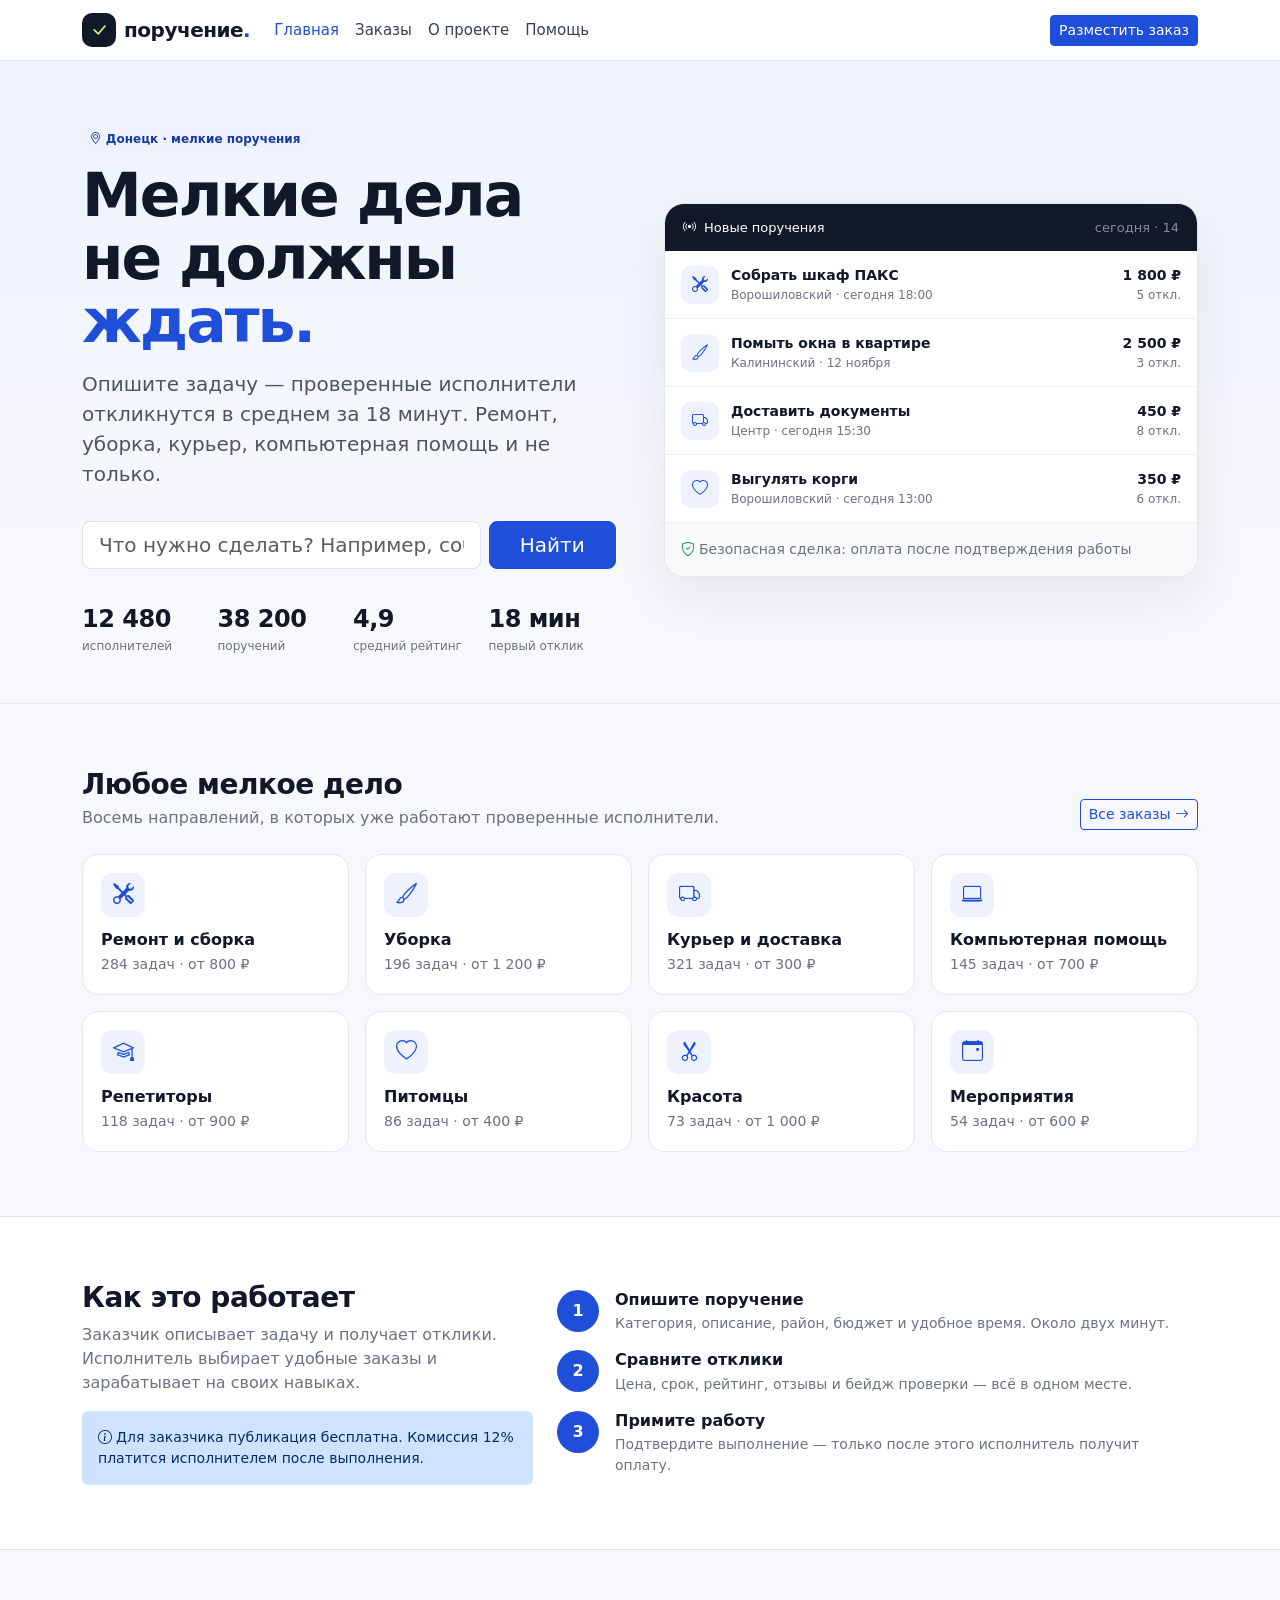
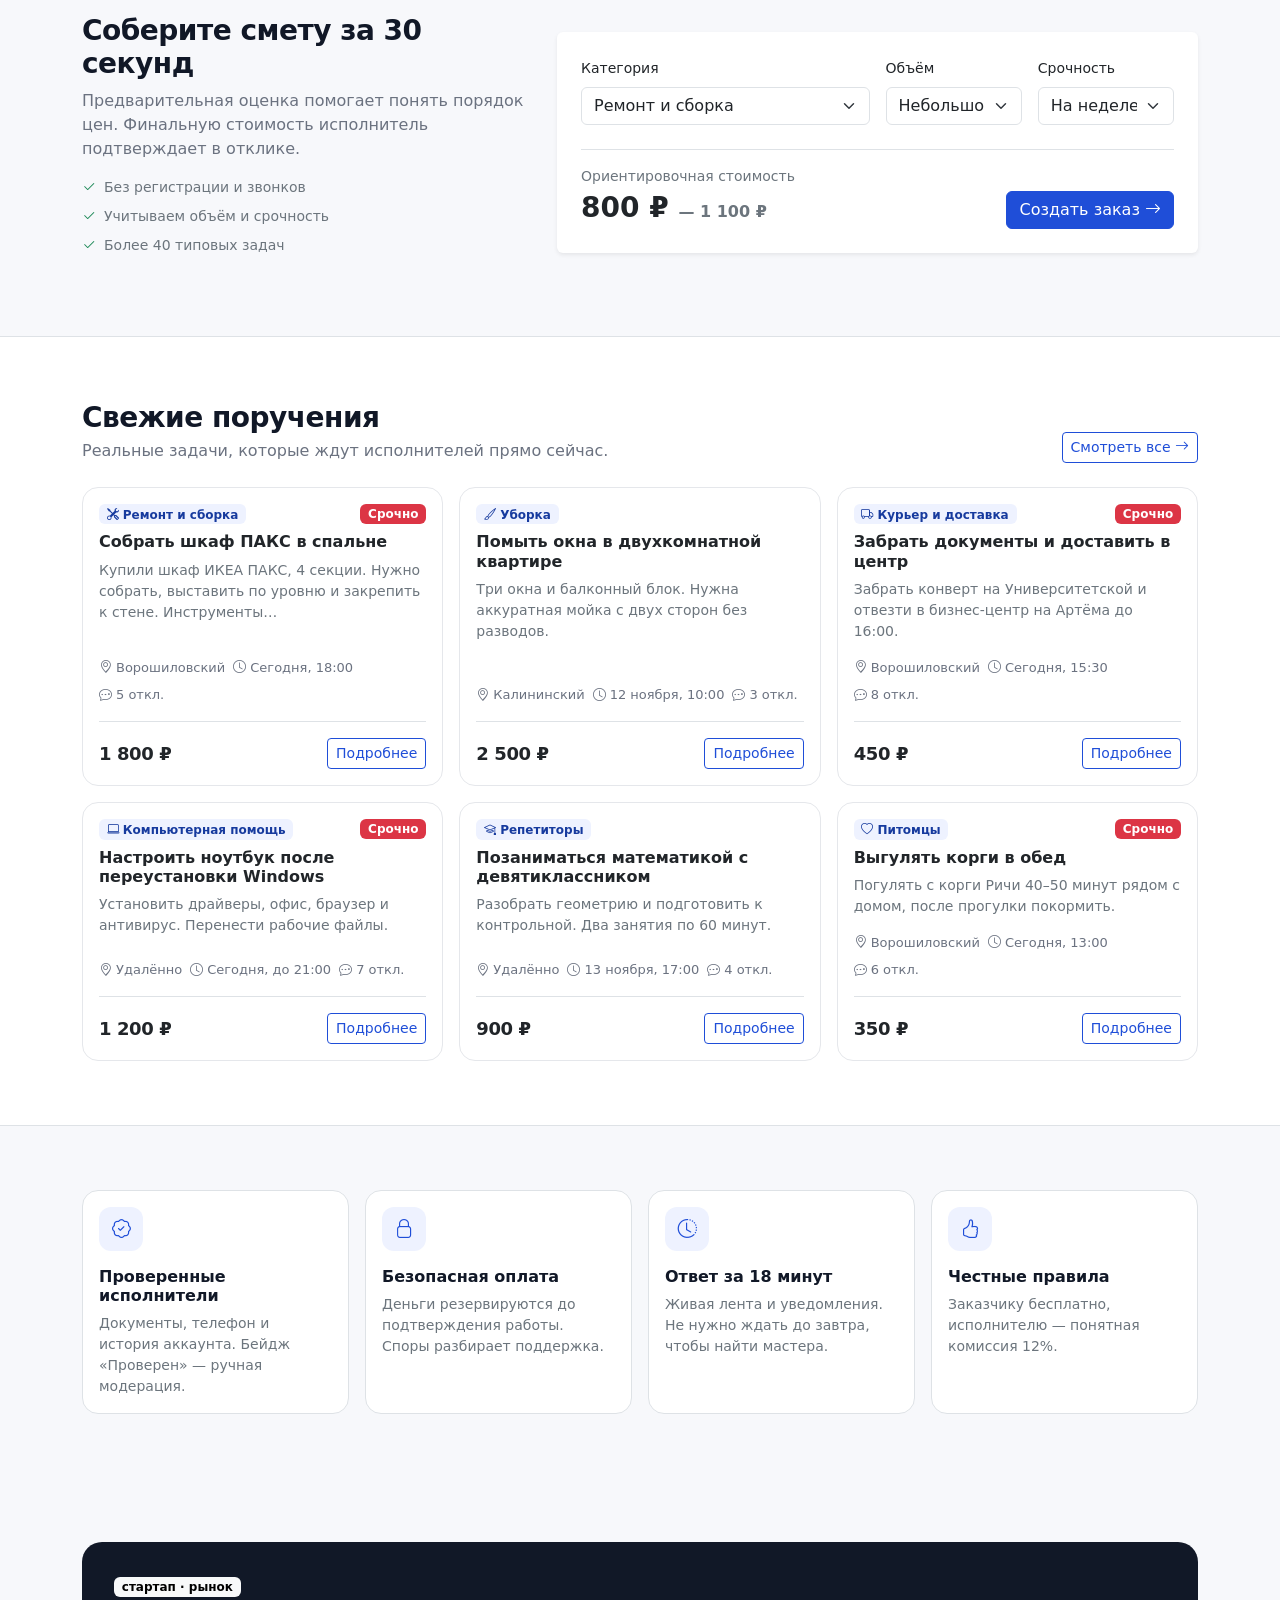
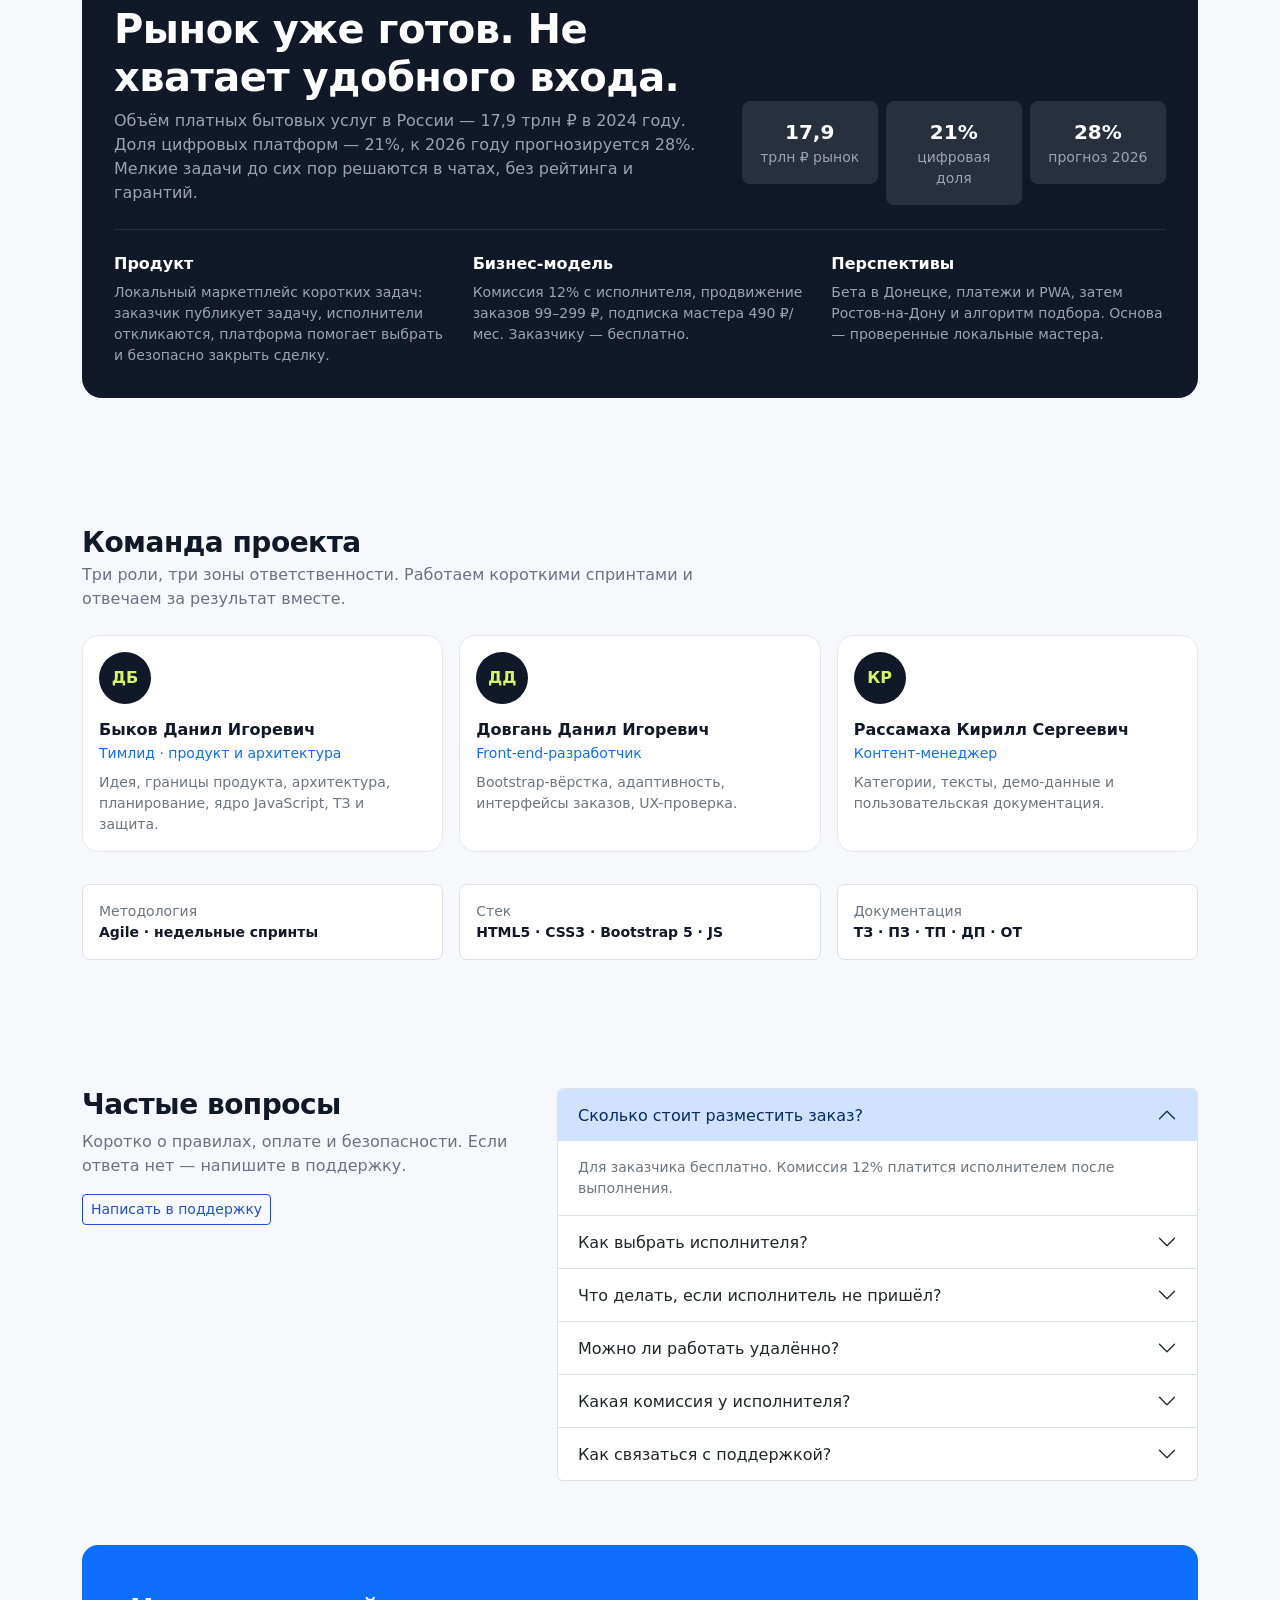
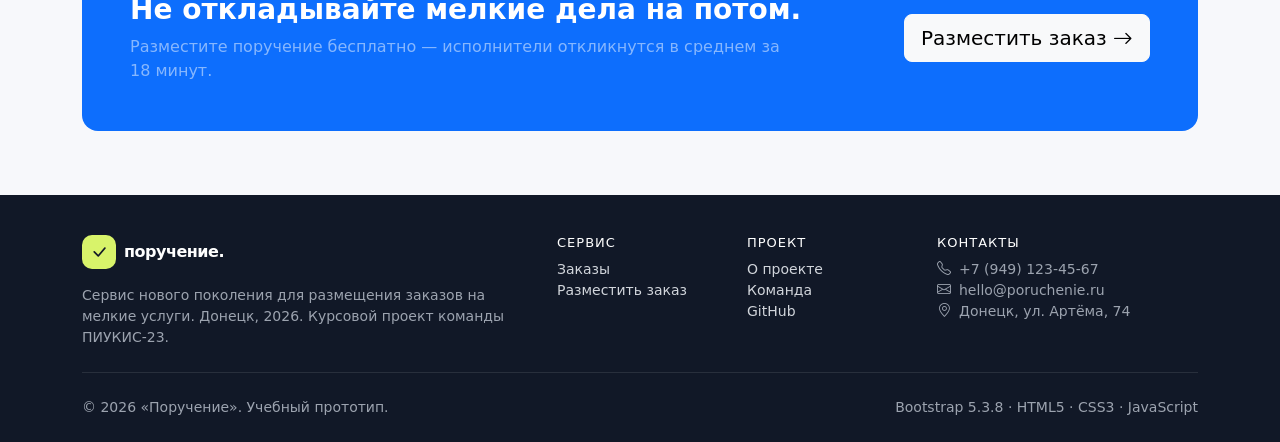
<file: index.html>
<!DOCTYPE html>
<html lang="ru">
<head>
  <meta charset="utf-8">
  <meta name="viewport" content="width=device-width, initial-scale=1">
  <title>Поручение — сервис мелких услуг</title>
  <meta name="description" content="Поручение — сервис для размещения заказов на мелкие бытовые услуги. Найдите проверенного исполнителя за 18 минут.">
  <link rel="icon" href="assets/img/favicon.svg" type="image/svg+xml">
  <link rel="stylesheet" href="assets/vendor/bootstrap.min.css">
  <link rel="stylesheet" href="assets/vendor/bootstrap-icons.min.css">
  <link rel="stylesheet" href="assets/css/custom.css">
</head>
<body data-page="home">
  <nav class="navbar navbar-expand-lg sticky-top">
    <div class="container">
      <a class="navbar-brand d-flex align-items-center" href="index.html">
        <span class="brand-mark"><i class="bi bi-check-lg"></i></span> поручение<span class="text-brand">.</span>
      </a>
      <button class="navbar-toggler" type="button" data-bs-toggle="collapse" data-bs-target="#nav" aria-label="Меню"><span class="navbar-toggler-icon"></span></button>
      <div class="collapse navbar-collapse" id="nav">
        <ul class="navbar-nav me-auto mb-2 mb-lg-0">
          <li class="nav-item"><a class="nav-link active" href="index.html">Главная</a></li>
          <li class="nav-item"><a class="nav-link" href="orders.html">Заказы</a></li>
          <li class="nav-item"><a class="nav-link" href="#about">О проекте</a></li>
          <li class="nav-item"><a class="nav-link" href="#help">Помощь</a></li>
        </ul>
        <a class="btn btn-primary btn-sm" href="orders.html?create=1">Разместить заказ</a>
      </div>
    </div>
  </nav>

  <main>
    <section class="hero">
      <div class="container">
        <div class="row align-items-center g-5">
          <div class="col-lg-6">
            <span class="badge badge-soft mb-3"><i class="bi bi-geo-alt me-1"></i>Донецк · мелкие поручения</span>
            <h1>Мелкие дела<br>не должны <span class="text-brand">ждать.</span></h1>
            <p class="lead mt-3">Опишите задачу — проверенные исполнители откликнутся в среднем за 18 минут. Ремонт, уборка, курьер, компьютерная помощь и не только.</p>
            <form class="row g-2 mt-4" action="orders.html" method="get">
              <div class="col-8 col-sm-9">
                <label class="visually-hidden" for="heroSearch">Что нужно сделать</label>
                <input class="form-control form-control-lg" id="heroSearch" name="q" placeholder="Что нужно сделать? Например, собрать шкаф">
              </div>
              <div class="col-4 col-sm-3"><button class="btn btn-primary btn-lg w-100" type="submit">Найти</button></div>
            </form>
            <div class="row row-cols-2 row-cols-sm-4 g-2 mt-4">
              <div class="col"><div class="stat-number">12 480</div><div class="stat-label">исполнителей</div></div>
              <div class="col"><div class="stat-number">38 200</div><div class="stat-label">поручений</div></div>
              <div class="col"><div class="stat-number">4,9</div><div class="stat-label">средний рейтинг</div></div>
              <div class="col"><div class="stat-number">18 мин</div><div class="stat-label">первый отклик</div></div>
            </div>
          </div>
          <div class="col-lg-6">
            <div class="hero-card">
              <div class="hero-card-header d-flex justify-content-between"><span><i class="bi bi-broadcast me-2"></i>Новые поручения</span><span class="text-white-50">сегодня · 14</span></div>
              <div class="hero-order"><span class="hero-order-icon"><i class="bi bi-tools"></i></span><div class="flex-grow-1"><div class="hero-order-title">Собрать шкаф ПАКС</div><div class="hero-order-meta">Ворошиловский · сегодня 18:00</div></div><div class="text-end"><div class="fw-bold small">1 800 ₽</div><div class="hero-order-meta">5 откл.</div></div></div>
              <div class="hero-order"><span class="hero-order-icon"><i class="bi bi-brush"></i></span><div class="flex-grow-1"><div class="hero-order-title">Помыть окна в квартире</div><div class="hero-order-meta">Калининский · 12 ноября</div></div><div class="text-end"><div class="fw-bold small">2 500 ₽</div><div class="hero-order-meta">3 откл.</div></div></div>
              <div class="hero-order"><span class="hero-order-icon"><i class="bi bi-truck"></i></span><div class="flex-grow-1"><div class="hero-order-title">Доставить документы</div><div class="hero-order-meta">Центр · сегодня 15:30</div></div><div class="text-end"><div class="fw-bold small">450 ₽</div><div class="hero-order-meta">8 откл.</div></div></div>
              <div class="hero-order"><span class="hero-order-icon"><i class="bi bi-heart"></i></span><div class="flex-grow-1"><div class="hero-order-title">Выгулять корги</div><div class="hero-order-meta">Ворошиловский · сегодня 13:00</div></div><div class="text-end"><div class="fw-bold small">350 ₽</div><div class="hero-order-meta">6 откл.</div></div></div>
              <div class="p-3 bg-light small text-secondary"><i class="bi bi-shield-check me-1 text-success"></i>Безопасная сделка: оплата после подтверждения работы</div>
            </div>
          </div>
        </div>
      </div>
    </section>

    <section class="section" id="categories">
      <div class="container">
        <div class="d-flex flex-wrap justify-content-between align-items-end gap-2 mb-4">
          <div><h2 class="section-title h3 mb-1">Любое мелкое дело</h2><p class="section-sub mb-0">Восемь направлений, в которых уже работают проверенные исполнители.</p></div>
          <a class="btn btn-outline-primary btn-sm" href="orders.html">Все заказы <i class="bi bi-arrow-right"></i></a>
        </div>
        <div class="row g-3" id="categoriesGrid"></div>
      </div>
    </section>

    <section class="section bg-white border-top border-bottom" id="how">
      <div class="container">
        <div class="row g-4 align-items-center">
          <div class="col-lg-5">
            <h2 class="section-title h3">Как это работает</h2>
            <p class="section-sub">Заказчик описывает задачу и получает отклики. Исполнитель выбирает удобные заказы и зарабатывает на своих навыках.</p>
            <div class="alert alert-primary border-0 small mb-0"><i class="bi bi-info-circle me-1"></i>Для заказчика публикация бесплатна. Комиссия 12% платится исполнителем после выполнения.</div>
          </div>
          <div class="col-lg-7">
            <div class="d-flex gap-3 mb-3"><span class="step-number">1</span><div><h3 class="h6 fw-bold mb-1">Опишите поручение</h3><p class="small text-secondary mb-0">Категория, описание, район, бюджет и удобное время. Около двух минут.</p></div></div>
            <div class="d-flex gap-3 mb-3"><span class="step-number">2</span><div><h3 class="h6 fw-bold mb-1">Сравните отклики</h3><p class="small text-secondary mb-0">Цена, срок, рейтинг, отзывы и бейдж проверки — всё в одном месте.</p></div></div>
            <div class="d-flex gap-3"><span class="step-number">3</span><div><h3 class="h6 fw-bold mb-1">Примите работу</h3><p class="small text-secondary mb-0">Подтвердите выполнение — только после этого исполнитель получит оплату.</p></div></div>
          </div>
        </div>
      </div>
    </section>

    <section class="section" id="calculator">
      <div class="container">
        <div class="row g-4 align-items-center">
          <div class="col-lg-5">
            <h2 class="section-title h3">Соберите смету за 30 секунд</h2>
            <p class="section-sub">Предварительная оценка помогает понять порядок цен. Финальную стоимость исполнитель подтверждает в отклике.</p>
            <ul class="list-unstyled small text-secondary">
              <li class="mb-2"><i class="bi bi-check2 text-success me-2"></i>Без регистрации и звонков</li>
              <li class="mb-2"><i class="bi bi-check2 text-success me-2"></i>Учитываем объём и срочность</li>
              <li><i class="bi bi-check2 text-success me-2"></i>Более 40 типовых задач</li>
            </ul>
          </div>
          <div class="col-lg-7">
            <div class="card border-0 shadow-sm"><div class="card-body p-4">
              <div class="row g-3">
                <div class="col-md-6"><label class="form-label small" for="calcCategory">Категория</label><select class="form-select" id="calcCategory"></select></div>
                <div class="col-md-3"><label class="form-label small" for="calcVolume">Объём</label><select class="form-select" id="calcVolume"><option value="1">Небольшой</option><option value="1.35">Средний</option><option value="1.8">Большой</option></select></div>
                <div class="col-md-3"><label class="form-label small" for="calcUrgency">Срочность</label><select class="form-select" id="calcUrgency"><option value="today">Сегодня</option><option value="soon" selected>На неделе</option><option value="flex">Гибко</option></select></div>
              </div>
              <div class="d-flex flex-wrap justify-content-between align-items-end gap-3 border-top mt-4 pt-3">
                <div><div class="small text-secondary">Ориентировочная стоимость</div><div class="fs-3 fw-bold" id="calcPrice">—</div></div>
                <a class="btn btn-primary" id="calcCta" href="orders.html?create=1">Создать заказ <i class="bi bi-arrow-right"></i></a>
              </div>
            </div></div>
          </div>
        </div>
      </div>
    </section>

    <section class="section bg-white border-top border-bottom" id="latest">
      <div class="container">
        <div class="d-flex flex-wrap justify-content-between align-items-end gap-2 mb-4">
          <div><h2 class="section-title h3 mb-1">Свежие поручения</h2><p class="section-sub mb-0">Реальные задачи, которые ждут исполнителей прямо сейчас.</p></div>
          <a class="btn btn-outline-primary btn-sm" href="orders.html">Смотреть все <i class="bi bi-arrow-right"></i></a>
        </div>
        <div class="row g-3" id="homeOrders"></div>
      </div>
    </section>

    <section class="section" id="trust">
      <div class="container">
        <div class="row g-3">
          <div class="col-md-3"><div class="bg-white border rounded-4 p-3 h-100"><span class="trust-icon"><i class="bi bi-patch-check"></i></span><h3 class="h6 fw-bold mt-3">Проверенные исполнители</h3><p class="small text-secondary mb-0">Документы, телефон и история аккаунта. Бейдж «Проверен» — ручная модерация.</p></div></div>
          <div class="col-md-3"><div class="bg-white border rounded-4 p-3 h-100"><span class="trust-icon"><i class="bi bi-lock"></i></span><h3 class="h6 fw-bold mt-3">Безопасная оплата</h3><p class="small text-secondary mb-0">Деньги резервируются до подтверждения работы. Споры разбирает поддержка.</p></div></div>
          <div class="col-md-3"><div class="bg-white border rounded-4 p-3 h-100"><span class="trust-icon"><i class="bi bi-clock-history"></i></span><h3 class="h6 fw-bold mt-3">Ответ за 18 минут</h3><p class="small text-secondary mb-0">Живая лента и уведомления. Не нужно ждать до завтра, чтобы найти мастера.</p></div></div>
          <div class="col-md-3"><div class="bg-white border rounded-4 p-3 h-100"><span class="trust-icon"><i class="bi bi-hand-thumbs-up"></i></span><h3 class="h6 fw-bold mt-3">Честные правила</h3><p class="small text-secondary mb-0">Заказчику бесплатно, исполнителю — понятная комиссия 12%.</p></div></div>
        </div>
      </div>
    </section>

    <section class="section" id="about">
      <div class="container">
        <div class="market-band">
          <div class="row g-4 align-items-end">
            <div class="col-lg-7"><span class="badge text-bg-light mb-2">стартап · рынок</span><h2 class="display-6 mb-2">Рынок уже готов. Не хватает удобного входа.</h2><p class="text-secondary mb-0">Объём платных бытовых услуг в России — 17,9 трлн ₽ в 2024 году. Доля цифровых платформ — 21%, к 2026 году прогнозируется 28%. Мелкие задачи до сих пор решаются в чатах, без рейтинга и гарантий.</p></div>
            <div class="col-lg-5"><div class="row g-2 text-center">
              <div class="col-4"><div class="bg-white bg-opacity-10 rounded-3 p-3"><div class="fs-5 fw-bold">17,9</div><div class="small text-secondary">трлн ₽ рынок</div></div></div>
              <div class="col-4"><div class="bg-white bg-opacity-10 rounded-3 p-3"><div class="fs-5 fw-bold">21%</div><div class="small text-secondary">цифровая доля</div></div></div>
              <div class="col-4"><div class="bg-white bg-opacity-10 rounded-3 p-3"><div class="fs-5 fw-bold">28%</div><div class="small text-secondary">прогноз 2026</div></div></div>
            </div></div>
          </div>
          <hr class="border-secondary my-4">
          <div class="row g-4">
            <div class="col-md-4"><h3 class="h6 fw-bold">Продукт</h3><p class="small text-secondary mb-0">Локальный маркетплейс коротких задач: заказчик публикует задачу, исполнители откликаются, платформа помогает выбрать и безопасно закрыть сделку.</p></div>
            <div class="col-md-4"><h3 class="h6 fw-bold">Бизнес-модель</h3><p class="small text-secondary mb-0">Комиссия 12% с исполнителя, продвижение заказов 99–299 ₽, подписка мастера 490 ₽/мес. Заказчику — бесплатно.</p></div>
            <div class="col-md-4"><h3 class="h6 fw-bold">Перспективы</h3><p class="small text-secondary mb-0">Бета в Донецке, платежи и PWA, затем Ростов-на-Дону и алгоритм подбора. Основа — проверенные локальные мастера.</p></div>
          </div>
        </div>
      </div>
    </section>

    <section class="section" id="team">
      <div class="container">
        <h2 class="section-title h3 mb-1">Команда проекта</h2>
        <p class="section-sub mb-4">Три роли, три зоны ответственности. Работаем короткими спринтами и отвечаем за результат вместе.</p>
        <div class="row g-3" id="teamGrid"></div>
        <div class="row g-3 mt-3">
          <div class="col-md-4"><div class="bg-white border rounded-3 p-3 small"><span class="text-secondary">Методология</span><div class="fw-semibold">Agile · недельные спринты</div></div></div>
          <div class="col-md-4"><div class="bg-white border rounded-3 p-3 small"><span class="text-secondary">Стек</span><div class="fw-semibold">HTML5 · CSS3 · Bootstrap 5 · JS</div></div></div>
          <div class="col-md-4"><div class="bg-white border rounded-3 p-3 small"><span class="text-secondary">Документация</span><div class="fw-semibold">ТЗ · ПЗ · ТП · ДП · ОТ</div></div></div>
        </div>
      </div>
    </section>

    <section class="section" id="help">
      <div class="container">
        <div class="row g-4">
          <div class="col-lg-5"><h2 class="section-title h3">Частые вопросы</h2><p class="section-sub">Коротко о правилах, оплате и безопасности. Если ответа нет — напишите в поддержку.</p><a class="btn btn-outline-primary btn-sm" href="mailto:help@poruchenie.ru">Написать в поддержку</a></div>
          <div class="col-lg-7"><div class="accordion" id="faqAccordion"></div></div>
        </div>
      </div>
    </section>

    <section class="section pt-0">
      <div class="container">
        <div class="p-4 p-md-5 bg-primary text-white rounded-4">
          <div class="row align-items-center g-3">
            <div class="col-lg-8"><h2 class="h3 fw-bold mb-2">Не откладывайте мелкие дела на потом.</h2><p class="mb-0 text-white-50">Разместите поручение бесплатно — исполнители откликнутся в среднем за 18 минут.</p></div>
            <div class="col-lg-4 text-lg-end"><a class="btn btn-light btn-lg" href="orders.html?create=1">Разместить заказ <i class="bi bi-arrow-right"></i></a></div>
          </div>
        </div>
      </div>
    </section>
  </main>

  <footer class="footer">
    <div class="container">
      <div class="row g-4">
        <div class="col-lg-5"><a class="navbar-brand d-inline-flex align-items-center text-white" href="index.html"><span class="brand-mark"><i class="bi bi-check-lg"></i></span> поручение<span class="text-white">.</span></a><p class="small mt-3 mb-0">Сервис нового поколения для размещения заказов на мелкие услуги. Донецк, 2026. Курсовой проект команды ПИУКИС-23.</p></div>
        <div class="col-6 col-lg-2"><h6>Сервис</h6><ul class="list-unstyled small mb-0"><li><a href="orders.html">Заказы</a></li><li><a href="orders.html?create=1">Разместить заказ</a></li></ul></div>
        <div class="col-6 col-lg-2"><h6>Проект</h6><ul class="list-unstyled small mb-0"><li><a href="#about">О проекте</a></li><li><a href="#team">Команда</a></li><li><a href="https://github.com/Moratakki/Poruchenie" target="_blank" rel="noopener">GitHub</a></li></ul></div>
        <div class="col-lg-3"><h6>Контакты</h6><ul class="list-unstyled small mb-0"><li><i class="bi bi-telephone me-2"></i>+7 (949) 123-45-67</li><li><i class="bi bi-envelope me-2"></i>hello@poruchenie.ru</li><li><i class="bi bi-geo-alt me-2"></i>Донецк, ул. Артёма, 74</li></ul></div>
      </div>
      <hr class="border-secondary my-4">
      <div class="d-flex flex-wrap justify-content-between gap-2 small"><span>© 2026 «Поручение». Учебный прототип.</span><span>Bootstrap 5.3.8 · HTML5 · CSS3 · JavaScript</span></div>
    </div>
  </footer>

  <script src="assets/vendor/bootstrap.bundle.min.js"></script>
  <script src="assets/js/data.js"></script>
  <script src="assets/js/app.js"></script>
</body>
</html>
</file>
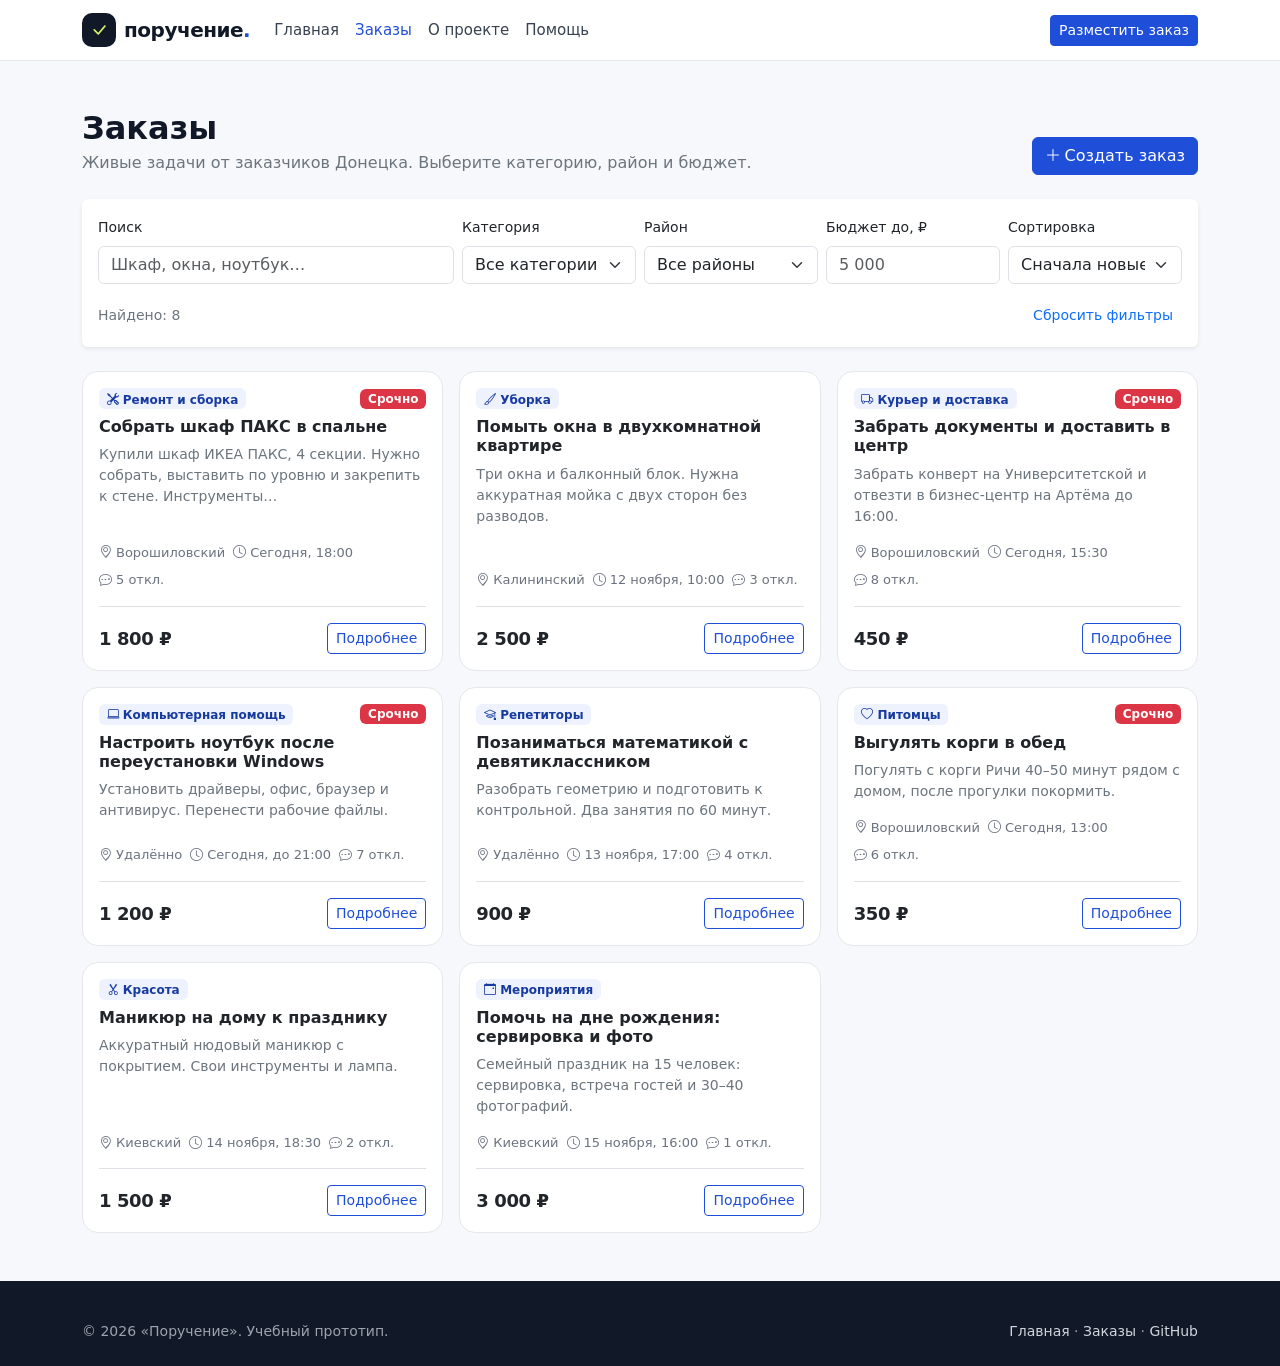
<file: orders.html>
<!DOCTYPE html>
<html lang="ru">
<head>
  <meta charset="utf-8">
  <meta name="viewport" content="width=device-width, initial-scale=1">
  <title>Заказы — Поручение</title>
  <meta name="description" content="Лента заказов на мелкие услуги в Донецке: фильтры по категории, району и бюджету, отклики исполнителей.">
  <link rel="icon" href="assets/img/favicon.svg" type="image/svg+xml">
  <link rel="stylesheet" href="assets/vendor/bootstrap.min.css">
  <link rel="stylesheet" href="assets/vendor/bootstrap-icons.min.css">
  <link rel="stylesheet" href="assets/css/custom.css">
</head>
<body data-page="orders">
  <nav class="navbar navbar-expand-lg sticky-top">
    <div class="container">
      <a class="navbar-brand d-flex align-items-center" href="index.html"><span class="brand-mark"><i class="bi bi-check-lg"></i></span> поручение<span class="text-brand">.</span></a>
      <button class="navbar-toggler" type="button" data-bs-toggle="collapse" data-bs-target="#nav" aria-label="Меню"><span class="navbar-toggler-icon"></span></button>
      <div class="collapse navbar-collapse" id="nav">
        <ul class="navbar-nav me-auto mb-2 mb-lg-0">
          <li class="nav-item"><a class="nav-link" href="index.html">Главная</a></li>
          <li class="nav-item"><a class="nav-link active" href="orders.html">Заказы</a></li>
          <li class="nav-item"><a class="nav-link" href="index.html#about">О проекте</a></li>
          <li class="nav-item"><a class="nav-link" href="index.html#help">Помощь</a></li>
        </ul>
        <a class="btn btn-primary btn-sm" href="orders.html?create=1">Разместить заказ</a>
      </div>
    </div>
  </nav>

  <main class="py-4 py-lg-5">
    <div class="container">
      <div class="d-flex flex-wrap justify-content-between align-items-end gap-3 mb-4">
        <div>
          <h1 class="h2 fw-bold mb-1">Заказы</h1>
          <p class="text-secondary mb-0">Живые задачи от заказчиков Донецка. Выберите категорию, район и бюджет.</p>
        </div>
        <button class="btn btn-primary" id="createOrderBtn"><i class="bi bi-plus-lg me-1"></i>Создать заказ</button>
      </div>

      <div class="card border-0 shadow-sm mb-4">
        <div class="card-body">
          <div class="row g-2 align-items-end">
            <div class="col-lg-4"><label class="form-label small" for="searchInput">Поиск</label><input class="form-control" id="searchInput" placeholder="Шкаф, окна, ноутбук…"></div>
            <div class="col-6 col-lg-2"><label class="form-label small" for="categoryFilter">Категория</label><select class="form-select" id="categoryFilter"></select></div>
            <div class="col-6 col-lg-2"><label class="form-label small" for="districtFilter">Район</label><select class="form-select" id="districtFilter"></select></div>
            <div class="col-6 col-lg-2"><label class="form-label small" for="budgetFilter">Бюджет до, ₽</label><input class="form-control" id="budgetFilter" type="number" min="0" step="100" placeholder="5 000"></div>
            <div class="col-6 col-lg-2"><label class="form-label small" for="sortSelect">Сортировка</label><select class="form-select" id="sortSelect"><option value="new">Сначала новые</option><option value="budget">Бюджет</option><option value="responses">Больше откликов</option></select></div>
          </div>
          <div class="d-flex justify-content-between align-items-center mt-3">
            <span class="small text-secondary">Найдено: <span id="ordersCount">0</span></span>
            <button class="btn btn-sm btn-link text-decoration-none" id="resetFilters">Сбросить фильтры</button>
          </div>
        </div>
      </div>

      <div class="row g-3" id="ordersGrid"></div>
    </div>
  </main>

  <div class="modal fade" id="createOrderModal" tabindex="-1" aria-hidden="true">
    <div class="modal-dialog modal-lg modal-dialog-scrollable">
      <div class="modal-content">
        <form id="createOrderForm" class="needs-validation" novalidate>
          <div class="modal-header"><h2 class="modal-title h5">Новый заказ</h2><button class="btn-close" type="button" data-bs-dismiss="modal" aria-label="Закрыть"></button></div>
          <div class="modal-body">
            <div class="row g-3">
              <div class="col-md-6"><label class="form-label" for="createCategory">Категория</label><select class="form-select" id="createCategory" name="category" required></select><div class="invalid-feedback">Выберите категорию.</div></div>
              <div class="col-md-6"><label class="form-label" for="createBudget">Бюджет, ₽</label><input class="form-control" id="createBudget" name="budget" type="number" min="100" step="50" placeholder="1 800" required><div class="invalid-feedback">Укажите бюджет не меньше 100 ₽ и кратный 50.</div></div>
              <div class="col-12"><label class="form-label" for="createTitle">Коротко о задаче</label><input class="form-control" id="createTitle" name="title" minlength="10" maxlength="90" placeholder="Собрать шкаф ПАКС в спальне" required><div class="invalid-feedback">Минимум 10 символов.</div></div>
              <div class="col-12"><label class="form-label" for="createDesc">Подробности</label><textarea class="form-control" id="createDesc" name="desc" rows="4" minlength="30" maxlength="600" placeholder="Что нужно сделать, какие есть материалы и инструменты, особенности доступа." required></textarea><div class="invalid-feedback">Опишите задачу минимум в 30 символах.</div></div>
              <div class="col-md-4"><label class="form-label" for="createDistrict">Район</label><select class="form-select" id="createDistrict" name="district" required></select></div>
              <div class="col-md-4"><label class="form-label" for="createDate">Дата</label><input class="form-control" id="createDate" name="date" type="date" required></div>
              <div class="col-md-4"><label class="form-label" for="createUrgency">Срочность</label><select class="form-select" id="createUrgency" name="urgency"><option value="today">Сегодня</option><option value="soon" selected>На этой неделе</option><option value="flex">Гибкие даты</option></select></div>
              <div class="col-12"><div class="form-check"><input class="form-check-input" type="checkbox" id="createRemote" name="remote"><label class="form-check-label" for="createRemote">Удалённая работа — задачу можно выполнить без выезда</label></div></div>
              <div class="col-md-6"><label class="form-label" for="customerName">Ваше имя</label><input class="form-control" id="customerName" name="customerName" minlength="2" placeholder="Анна Смирнова" required><div class="invalid-feedback">Укажите имя.</div></div>
              <div class="col-md-6"><label class="form-label" for="customerPhone">Телефон</label><input class="form-control" id="customerPhone" name="customerPhone" type="tel" placeholder="+7 (___) ___-__-__" required><div class="invalid-feedback">Укажите телефон.</div></div>
              <div class="col-12"><div class="alert alert-light border small mb-0"><i class="bi bi-info-circle me-1"></i>Публикация бесплатна. Оплата исполнителю — после подтверждения работы. В прототипе платёж имитируется.</div></div>
            </div>
          </div>
          <div class="modal-footer"><button class="btn btn-outline-secondary" type="button" data-bs-dismiss="modal">Отмена</button><button class="btn btn-primary" type="submit">Опубликовать</button></div>
        </form>
      </div>
    </div>
  </div>

  <div class="modal fade" id="orderModal" tabindex="-1" aria-hidden="true">
    <div class="modal-dialog modal-lg modal-dialog-centered modal-dialog-scrollable">
      <div class="modal-content">
        <div class="modal-header"><h2 class="modal-title h5">Заказ</h2><button class="btn-close" type="button" data-bs-dismiss="modal" aria-label="Закрыть"></button></div>
        <div class="modal-body" id="orderModalBody"></div>
        <div class="modal-footer" id="orderModalFooter"></div>
      </div>
    </div>
  </div>

  <footer class="footer">
    <div class="container d-flex flex-wrap justify-content-between gap-2 small"><span>© 2026 «Поручение». Учебный прототип.</span><span><a href="index.html">Главная</a> · <a href="orders.html">Заказы</a> · <a href="https://github.com/Moratakki/Poruchenie" target="_blank" rel="noopener">GitHub</a></span></div>
  </footer>

  <script src="assets/vendor/bootstrap.bundle.min.js"></script>
  <script src="assets/js/data.js"></script>
  <script src="assets/js/app.js"></script>
</body>
</html>
</file>
<file: assets/css/custom.css>
body {
  background: #f7f8fb;
  color: #111827;
  font-family: system-ui, -apple-system, "Segoe UI", Roboto, Arial, sans-serif;
}

a {
  text-decoration: none;
}

.navbar {
  background: #fff;
  border-bottom: 1px solid #e5e7eb;
}

.navbar-brand {
  font-weight: 800;
  letter-spacing: -0.5px;
  color: #111827 !important;
}

.brand-mark {
  width: 34px;
  height: 34px;
  display: inline-flex;
  align-items: center;
  justify-content: center;
  border-radius: 10px;
  background: #111827;
  color: #d8f36a;
  font-size: 18px;
  margin-right: 8px;
}

.nav-link {
  font-size: 15px;
  font-weight: 500;
  color: #374151 !important;
}

.nav-link:hover,
.nav-link.active {
  color: #1f4ed8 !important;
}

.btn-primary {
  color: #fff;
  background-color: #1f4ed8;
  border-color: #1f4ed8;
}

.btn-primary:hover,
.btn-primary:focus {
  color: #fff;
  background-color: #163a9e;
  border-color: #163a9e;
}

.btn-primary:active,
.btn-primary.active {
  color: #fff;
  background-color: #163a9e;
  border-color: #163a9e;
}

.btn-outline-primary {
  color: #1f4ed8;
  background-color: transparent;
  border-color: #1f4ed8;
}

.btn-outline-primary:hover,
.btn-outline-primary:focus,
.btn-outline-primary:active {
  color: #fff;
  background-color: #1f4ed8;
  border-color: #1f4ed8;
}

.text-brand {
  color: #1f4ed8;
}

.bg-brand-soft {
  background: #eef2ff;
}

.bg-soft {
  background: #f1f3f7;
}

.hero {
  background: linear-gradient(to bottom, #eef3ff 0%, #f7f8fb 80%);
  border-bottom: 1px solid #e5e7eb;
  padding: 64px 0 48px;
}

.hero h1 {
  font-size: 60px;
  font-weight: 800;
  letter-spacing: -2px;
  line-height: 63px;
}

.hero .lead {
  color: #4b5563;
  max-width: 608px;
}

.hero-card {
  background: #fff;
  border: 1px solid #e5e7eb;
  border-radius: 20px;
  box-shadow: 0 20px 50px rgba(17, 24, 39, 0.08);
  overflow: hidden;
}

.hero-card-header {
  padding: 14px 18px;
  background: #111827;
  color: #fff;
  font-size: 13px;
}

.hero-order {
  display: flex;
  align-items: center;
  gap: 12px;
  padding: 14px 16px;
  border-bottom: 1px solid #eef0f4;
}

.hero-order:last-child {
  border-bottom: 0;
}

.hero-order-icon {
  width: 38px;
  height: 38px;
  border-radius: 10px;
  background: #eef2ff;
  color: #1f4ed8;
  display: inline-flex;
  align-items: center;
  justify-content: center;
  flex: 0 0 38px;
}

.hero-order-title {
  font-size: 14px;
  font-weight: 700;
  white-space: nowrap;
  overflow: hidden;
  text-overflow: ellipsis;
}

.hero-order-meta {
  font-size: 12px;
  color: #6b7280;
}

.stat-number {
  font-size: 24px;
  font-weight: 800;
  letter-spacing: -0.5px;
}

.stat-label {
  font-size: 12px;
  color: #6b7280;
}

.section {
  padding: 64px 0;
}

.section-title {
  font-weight: 800;
  letter-spacing: -0.5px;
}

.section-sub {
  color: #6b7280;
  max-width: 672px;
}

.category-card {
  display: block;
  height: 100%;
  background: #fff;
  border: 1px solid #e5e7eb;
  border-radius: 16px;
  padding: 18px;
  color: #111827;
  transition: transform 0.15s ease, box-shadow 0.15s ease, border-color 0.15s ease;
}

.category-card:hover {
  transform: translateY(-2px);
  border-color: #c7d2fe;
  box-shadow: 0 10px 28px rgba(31, 78, 216, 0.08);
  color: #111827;
}

.category-icon {
  width: 44px;
  height: 44px;
  border-radius: 12px;
  background: #eef2ff;
  color: #1f4ed8;
  display: inline-flex;
  align-items: center;
  justify-content: center;
  font-size: 21px;
  margin-bottom: 13px;
}

.category-card h3 {
  font-size: 16px;
  font-weight: 700;
  margin: 0 0 3px;
}

.category-card small {
  color: #6b7280;
}

.step-number {
  width: 42px;
  height: 42px;
  border-radius: 50%;
  background: #1f4ed8;
  color: #fff;
  display: inline-flex;
  align-items: center;
  justify-content: center;
  font-weight: 700;
  flex: 0 0 42px;
}

.order-card {
  height: 100%;
  background: #fff;
  border: 1px solid #e5e7eb;
  border-radius: 16px;
  transition: transform 0.15s ease, box-shadow 0.15s ease;
}

.order-card:hover {
  transform: translateY(-2px);
  box-shadow: 0 10px 28px rgba(17, 24, 39, 0.07);
}

.order-price {
  font-size: 18px;
  font-weight: 800;
  letter-spacing: -0.4px;
}

.order-meta {
  font-size: 13px;
  color: #6b7280;
}

.avatar {
  width: 44px;
  height: 44px;
  border-radius: 50%;
  object-fit: cover;
}

.avatar-lg {
  width: 64px;
  height: 64px;
  border-radius: 50%;
  object-fit: cover;
}

.executor-card {
  background: #fff;
  border: 1px solid #e5e7eb;
  border-radius: 16px;
  height: 100%;
}

.executor-card .badge {
  font-weight: 500;
}

.trust-icon {
  width: 44px;
  height: 44px;
  border-radius: 12px;
  background: #eef2ff;
  color: #1f4ed8;
  display: inline-flex;
  align-items: center;
  justify-content: center;
  font-size: 19px;
}

.market-band {
  background: #111827;
  color: #fff;
  border-radius: 20px;
  padding: 32px;
}

.market-band .display-6 {
  font-weight: 800;
  letter-spacing: -0.5px;
}

.market-band .text-secondary {
  color: #9ca3af !important;
}

.team-card {
  background: #fff;
  border: 1px solid #e5e7eb;
  border-radius: 16px;
  height: 100%;
}

.team-mono {
  width: 52px;
  height: 52px;
  border-radius: 50%;
  background: #111827;
  color: #d8f36a;
  display: inline-flex;
  align-items: center;
  justify-content: center;
  font-weight: 800;
}

.footer {
  background: #111827;
  color: #9ca3af;
  padding: 40px 0 24px;
}

.footer a {
  color: #d1d5db;
}

.footer a:hover {
  color: #fff;
}

.footer .navbar-brand {
  color: #fff !important;
}

.footer .brand-mark {
  background: #d8f36a;
  color: #111827;
}

.footer h6 {
  color: #fff;
  font-size: 13px;
  text-transform: uppercase;
  letter-spacing: 1px;
}

.auth-wrap {
  max-width: 460px;
  margin: 48px auto;
}

.auth-card {
  background: #fff;
  border: 1px solid #e5e7eb;
  border-radius: 16px;
}

.dashboard-stat {
  background: #fff;
  border: 1px solid #e5e7eb;
  border-radius: 16px;
  padding: 16px;
  height: 100%;
}

.dashboard-stat .value {
  font-size: 26px;
  font-weight: 800;
  letter-spacing: -0.5px;
}

.dashboard-stat .label {
  color: #6b7280;
  font-size: 13px;
}

.table > :not(caption) > * > * {
  padding: 12px 12px;
}

.table {
  font-size: 14px;
}

.nav-pills .nav-link {
  font-size: 14px;
  font-weight: 600;
  color: #4b5563;
}

.nav-pills .nav-link.active {
  background: #1f4ed8;
  color: #fff !important;
}

#cabinetTabs {
  flex-wrap: nowrap;
  overflow-x: auto;
  padding-bottom: 2px;
}

#cabinetTabs .nav-link {
  white-space: nowrap;
}

.badge-soft {
  background: #eef2ff;
  color: #163a9e;
  font-weight: 600;
}

.legal-note {
  font-size: 12px;
  color: #6b7280;
}

@media (max-width: 991.98px) {
  .hero h1 {
    font-size: 48px;
    line-height: 51px;
  }
}

@media (max-width: 767.98px) {
  .hero {
    padding: 40px 0 32px;
  }

  .hero h1 {
    font-size: 36px;
    line-height: 39px;
  }

  .section {
    padding: 40px 0;
  }

  .market-band {
    padding: 22px;
  }
}

@media (prefers-reduced-motion: reduce) {
  *,
  *::before,
  *::after {
    transition: none !important;
    animation: none !important;
  }
}
</file>
